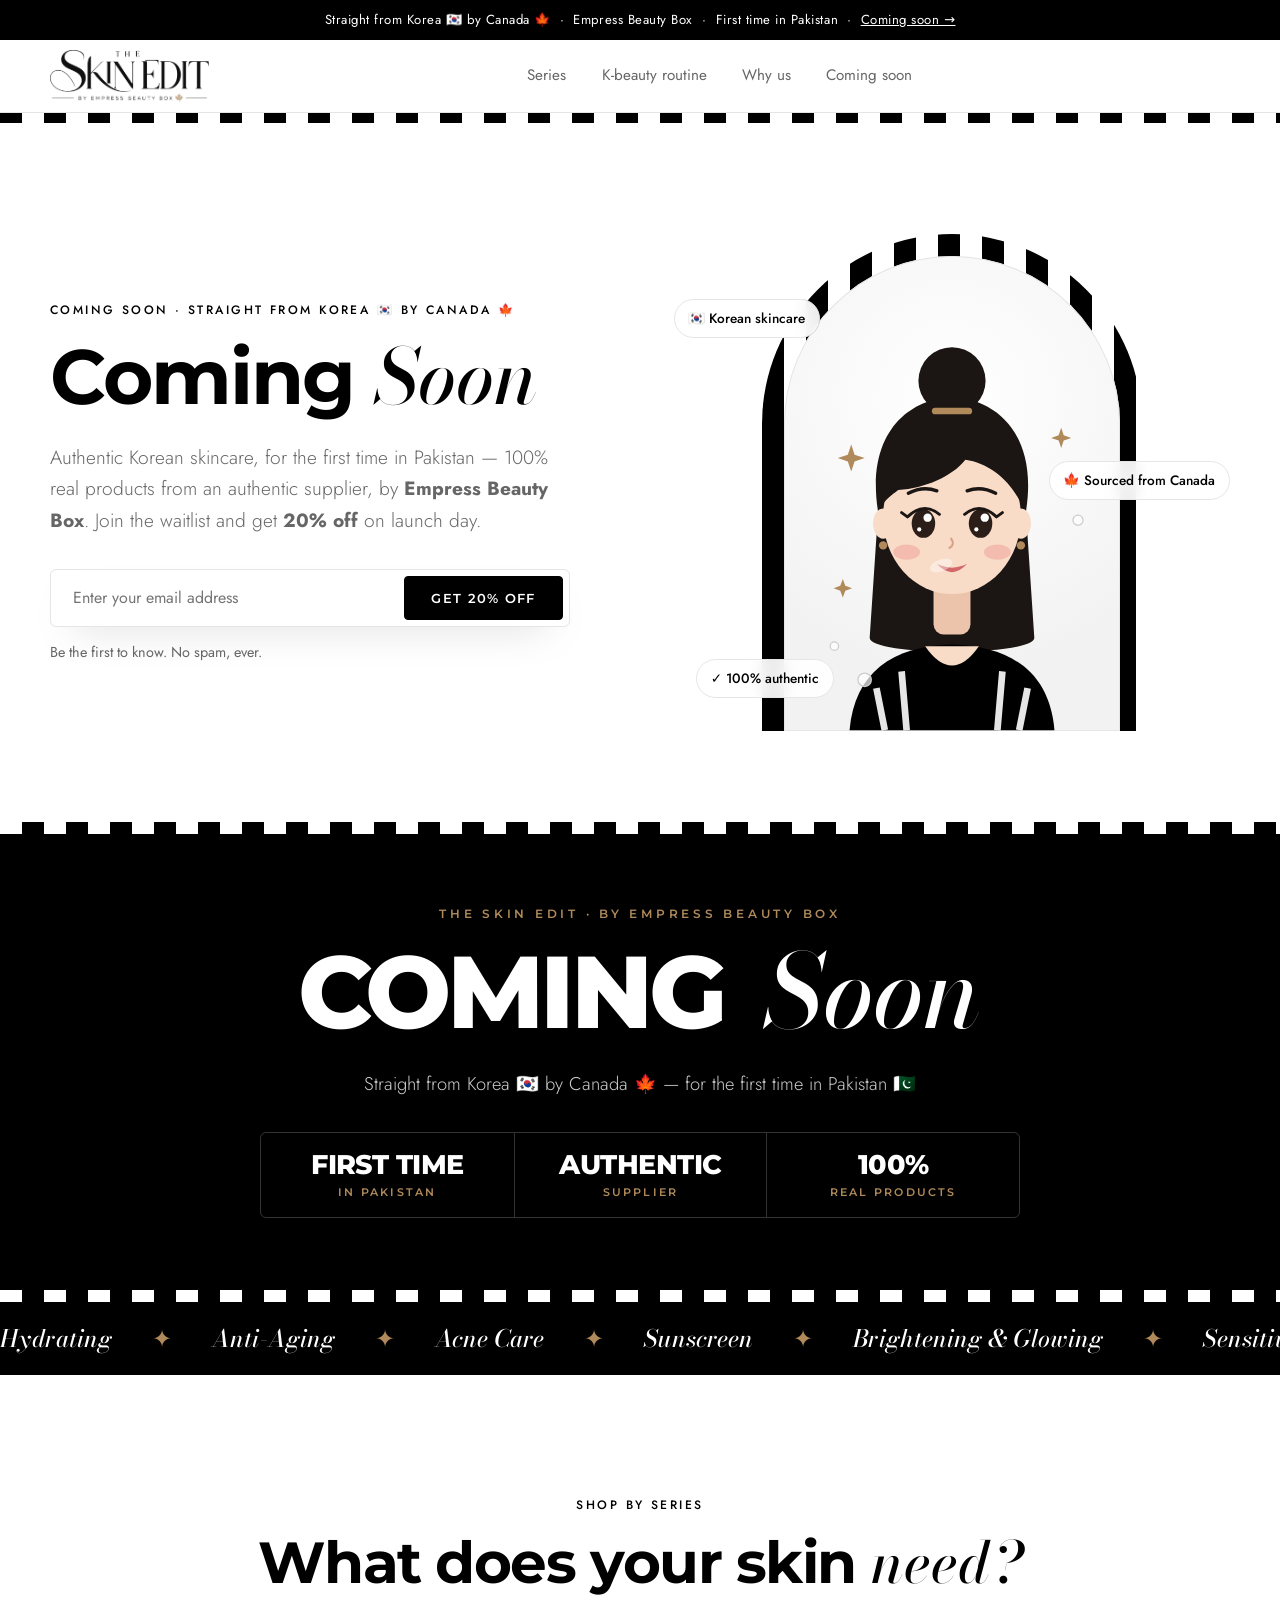
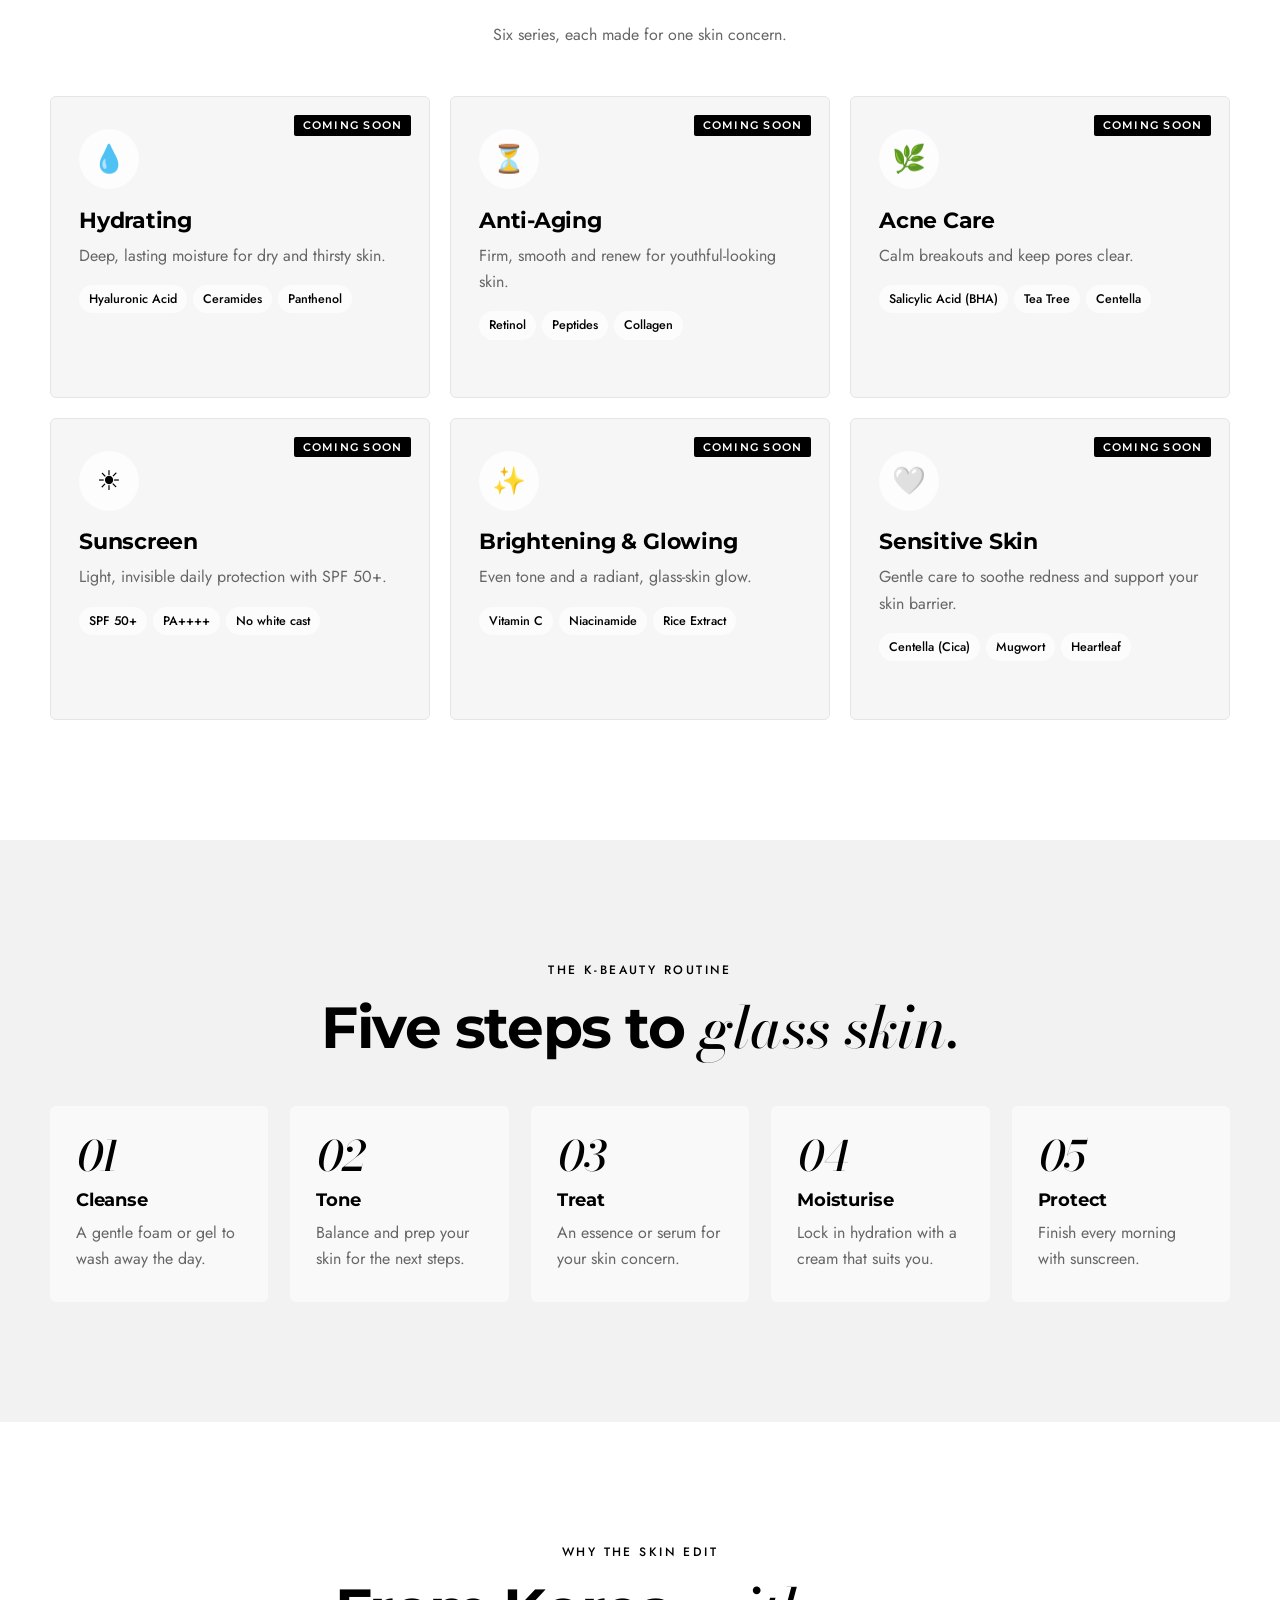
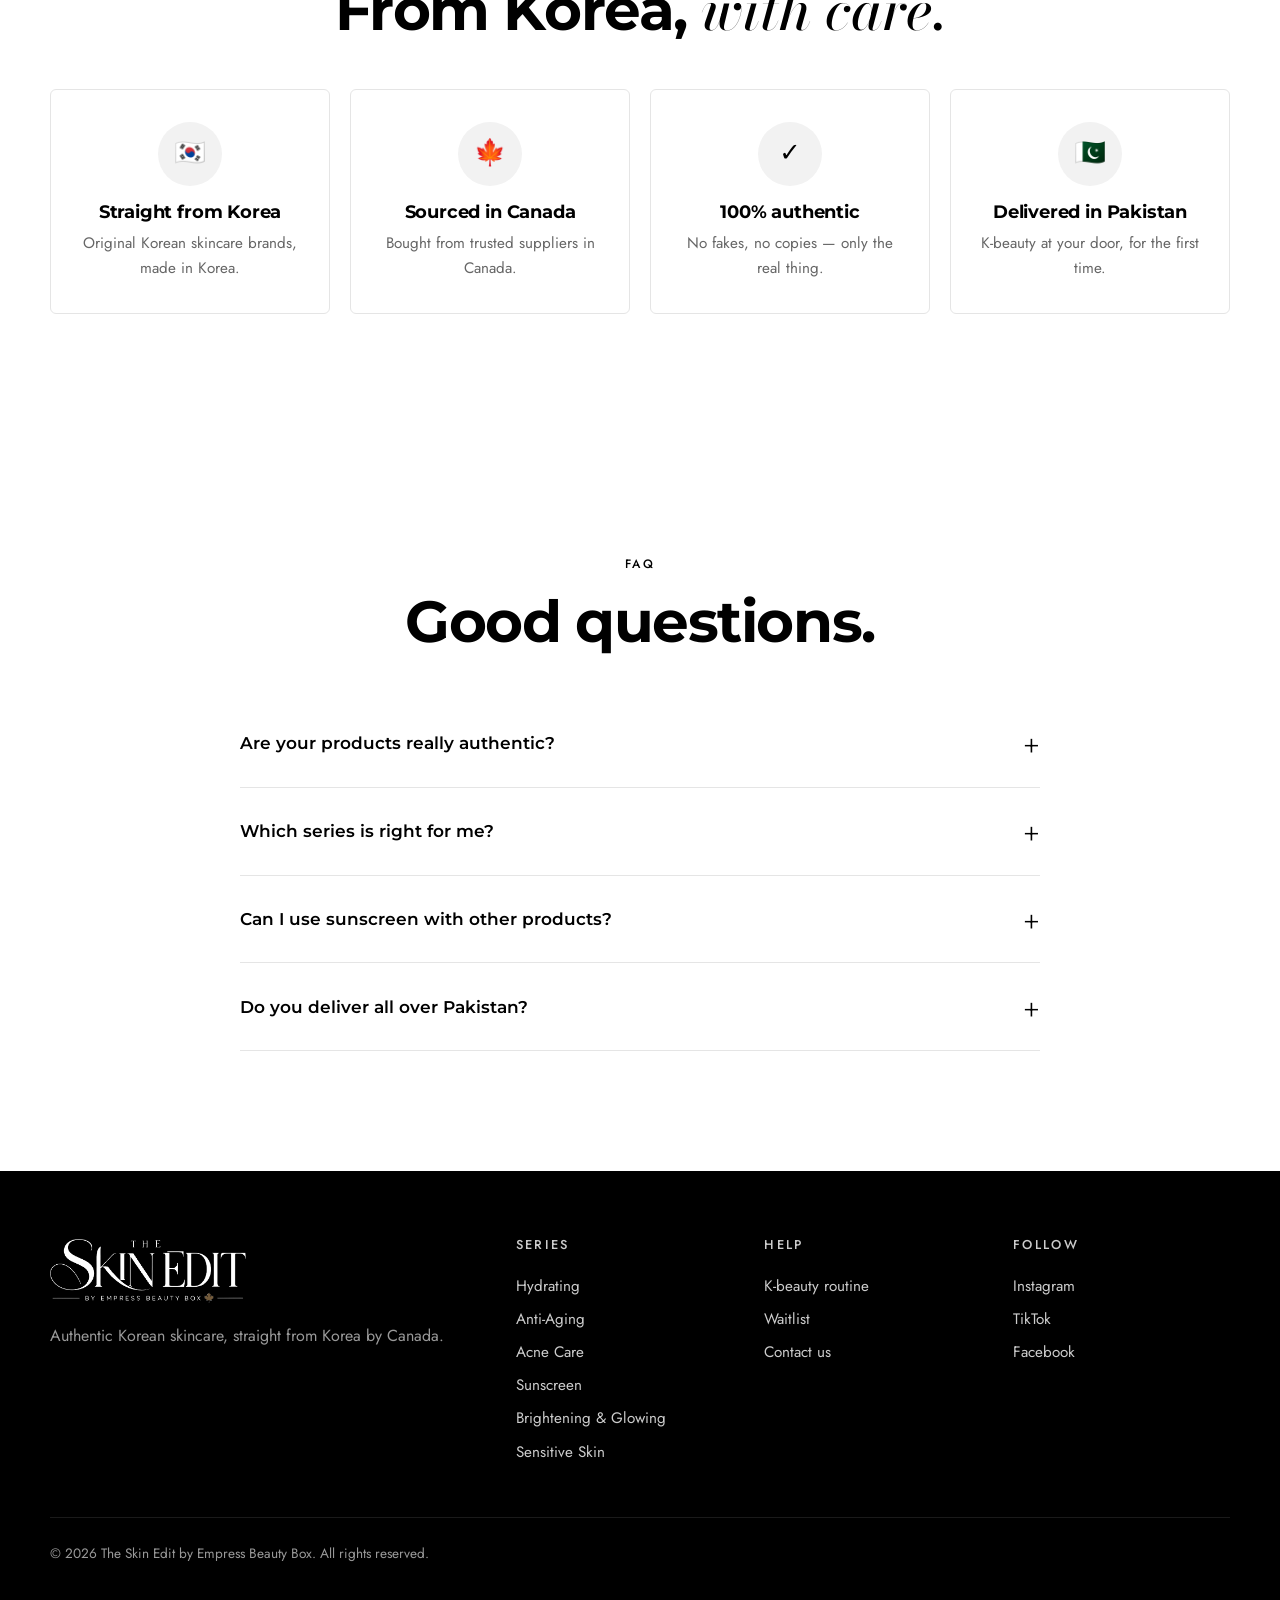
<file: index.html>
<!doctype html>
<html lang="en">
<head>
  <meta charset="utf-8" />
  <meta name="viewport" content="width=device-width, initial-scale=1" />
  <title>The Skin Edit by Empress Beauty Box — Authentic Korean Skincare in Pakistan</title>
  <meta name="description" content="100% authentic Korean skincare, straight from Korea by Canada. Shop by series: Hydrating, Anti-Aging, Acne Care, Sunscreen, Brightening & Glowing and Sensitive Skin." />
  <meta name="theme-color" content="#ffffff" />
  <link rel="preconnect" href="https://fonts.googleapis.com" />
  <link rel="preconnect" href="https://fonts.gstatic.com" crossorigin />
  <link href="https://fonts.googleapis.com/css2?family=Bodoni+Moda:ital,opsz,wght@0,6..96,400..700;1,6..96,400..600&family=Montserrat:wght@500;600;700;800&family=Jost:wght@300;400;500;600&display=swap" rel="stylesheet" />
  <link rel="stylesheet" href="styles.css" />
  <link rel="icon" type="image/png" href="images/monogram.png" />
</head>
<body>
  <div class="announce">Straight from Korea 🇰🇷 by Canada 🍁 &nbsp;·&nbsp; Empress Beauty Box &nbsp;·&nbsp; First time in Pakistan &nbsp;·&nbsp; <a href="coming-soon.html">Coming soon →</a></div>

  <header class="nav" id="nav">
    <div class="container nav__inner">
      <a href="#top" class="brand-img"><img src="images/logo.png" alt="The Skin Edit by Empress Beauty Box" width="695" height="227" /></a>
      <nav class="nav__links" id="navLinks" aria-label="Main">
        <a href="#series">Series</a>
        <a href="#routine">K-beauty routine</a>
        <a href="#why">Why us</a>
        <a href="coming-soon.html">Coming soon</a>
      </nav>
      <div class="nav__actions">
        <button class="nav__toggle" id="navToggle" aria-label="Open menu" aria-expanded="false"><span></span><span></span></button>
      </div>
    </div>
  </header>
  <div class="stripe-band" aria-hidden="true"></div>

  <main id="top">
    <!-- HERO -->
    <section class="hero">
      <div class="container hero__grid">
        <div class="hero__text">
          <p class="eyebrow reveal">Coming soon · Straight from Korea 🇰🇷 by Canada 🍁</p>
          <h1 class="reveal">Coming <em>Soon</em></h1>
          <p class="hero__sub reveal">Authentic Korean skincare, for the first time in Pakistan — 100% real products from an authentic supplier, by <strong>Empress Beauty Box</strong>. Join the waitlist and get <strong>20% off</strong> on launch day.</p>
          <form class="subscribe reveal" id="subscribe" novalidate>
            <label for="subEmail" class="sr-only">Email address</label>
            <input type="email" id="subEmail" placeholder="Enter your email address" autocomplete="email" required />
            <button type="submit" class="btn">Get 20% off</button>
          </form>
          <p class="form-status" id="subStatus" role="status" aria-live="polite">Be the first to know. No spam, ever.</p>
        </div>

        <div class="hero__art reveal" aria-hidden="true">
          <div class="arch stripes"></div>
          <div class="arch__inner">
        <svg class="girl" viewBox="0 0 400 480">
          <!-- back hair + bun -->
          <path class="g-hair" d="M112 220 C96 120 156 84 200 84 C244 84 304 120 288 220 L298 370 C298 392 102 392 102 370 Z" />
          <g class="g-bun"><circle class="g-hair" cx="200" cy="64" r="40" /><rect class="g-gold" x="176" y="96" width="48" height="8" rx="4" /></g>
          <!-- neck + top -->
          <rect class="g-skin-dark" x="178" y="296" width="44" height="70" rx="12" />
          <path class="g-top" d="M78 480 C84 412 128 380 200 378 C272 380 316 412 322 480 Z" />
          <path class="g-skin" d="M168 380 Q200 426 232 380 Z" />
          <path class="g-stripe" d="M110 430 L120 480 M140 410 L146 480 M260 410 L254 480 M290 430 L280 480" />
          <!-- head -->
          <g class="g-head">
            <path class="g-strand" d="M126 196 C110 250 118 300 134 334" />
            <path class="g-strand g-strand--r" d="M274 196 C290 250 282 300 266 334" />
            <ellipse class="g-skin" cx="118" cy="234" rx="12" ry="18" />
            <ellipse class="g-skin" cx="282" cy="234" rx="12" ry="18" />
            <circle class="g-gold g-earring" cx="118" cy="260" r="5" />
            <circle class="g-gold g-earring" cx="282" cy="260" r="5" />
            <ellipse class="g-skin" cx="200" cy="226" rx="82" ry="92" />
            <path class="g-hair" d="M116 214 C112 142 158 116 200 116 C250 116 290 146 284 214 C270 182 244 162 216 158 C200 178 168 192 136 194 C128 200 120 206 116 214 Z" />
            <path class="g-brow" d="M148 198 Q165 189 182 195" />
            <path class="g-brow" d="M218 195 Q235 189 252 198" />
            <g class="g-eye"><ellipse class="g-iris" cx="166" cy="234" rx="14" ry="17" /><circle class="g-shine" cx="171" cy="227" r="5" /><circle class="g-shine" cx="161" cy="241" r="2.5" /></g>
            <g class="g-eye"><ellipse class="g-iris" cx="234" cy="234" rx="14" ry="17" /><circle class="g-shine" cx="239" cy="227" r="5" /><circle class="g-shine" cx="229" cy="241" r="2.5" /></g>
            <path class="g-lash" d="M147 226 Q166 208 185 223 M147 226 l-7 -5" />
            <path class="g-lash" d="M215 223 Q234 208 253 226 M253 226 l7 -5" />
            <ellipse class="g-blush" cx="146" cy="268" rx="16" ry="9" />
            <ellipse class="g-blush" cx="254" cy="268" rx="16" ry="9" />
            <path class="g-nose" d="M199 252 Q204 259 197 263" />
            <path class="g-mouth" d="M182 282 Q200 302 218 282 Q200 291 182 282 Z" />
            <ellipse class="g-glow" cx="238" cy="196" rx="14" ry="7" transform="rotate(-20 238 196)" />
          </g>
          <!-- sparkles + bubbles -->
          <path class="g-gold g-spark" d="M80 140 l4 12 12 4 -12 4 -4 12 -4 -12 -12 -4 12 -4z" />
          <path class="g-gold g-spark g-spark--2" d="M330 120 l3 9 9 3 -9 3 -3 9 -3 -9 -9 -3 9 -3z" />
          <path class="g-gold g-spark g-spark--3" d="M70 300 l3 8 8 3 -8 3 -3 8 -3 -8 -8 -3 8 -3z" />
          <circle class="g-bubble" cx="96" cy="420" r="8" />
          <circle class="g-bubble g-bubble--2" cx="350" cy="230" r="6" />
          <circle class="g-bubble g-bubble--3" cx="60" cy="380" r="5" />
        </svg>
          </div>
          <div class="float-tag float-tag--1">🇰🇷 Korean skincare</div>
          <div class="float-tag float-tag--2">🍁 Sourced from Canada</div>
          <div class="float-tag float-tag--3">✓ 100% authentic</div>
        </div>
      </div>
    </section>

    <!-- BIG COMING SOON BANNER -->
    <section class="big-soon" aria-labelledby="bigSoonTitle">
      <div class="big-soon__stripes" aria-hidden="true"></div>
      <div class="container big-soon__inner">
        <p class="big-soon__kicker reveal">The Skin Edit · By Empress Beauty Box</p>
        <h2 id="bigSoonTitle" class="big-soon__title reveal"><span>Coming</span> <span>Soon</span></h2>
        <p class="big-soon__line reveal">Straight from Korea 🇰🇷 by Canada 🍁 — for the first time in Pakistan 🇵🇰</p>
        <div class="big-soon__stats">
          <div class="reveal"><strong>First time</strong><span>in Pakistan</span></div>
          <div class="reveal"><strong>Authentic</strong><span>supplier</span></div>
          <div class="reveal"><strong>100%</strong><span>real products</span></div>
        </div>
      </div>
      <div class="big-soon__stripes" aria-hidden="true"></div>
    </section>

    <!-- MARQUEE -->
    <section class="marquee" aria-label="Skincare series">
      <div class="marquee__track">
        <span>Hydrating</span><span>✦</span><span>Anti-Aging</span><span>✦</span><span>Acne Care</span><span>✦</span><span>Sunscreen</span><span>✦</span><span>Brightening &amp; Glowing</span><span>✦</span><span>Sensitive Skin</span><span>✦</span>
        <span aria-hidden="true">Hydrating</span><span aria-hidden="true">✦</span><span aria-hidden="true">Anti-Aging</span><span aria-hidden="true">✦</span><span aria-hidden="true">Acne Care</span><span aria-hidden="true">✦</span><span aria-hidden="true">Sunscreen</span><span aria-hidden="true">✦</span><span aria-hidden="true">Brightening &amp; Glowing</span><span aria-hidden="true">✦</span><span aria-hidden="true">Sensitive Skin</span><span aria-hidden="true">✦</span>
      </div>
    </section>

    <!-- SERIES -->
    <section class="section" id="series">
      <div class="container">
        <div class="section__head section__head--center reveal">
          <p class="eyebrow">Shop by series</p>
          <h2>What does your skin <em>need?</em></h2>
          <p class="muted">Six series, each made for one skin concern.</p>
        </div>
        <div class="series" data-series-grid></div>
      </div>
    </section>

    <!-- K-BEAUTY ROUTINE -->
    <section class="section section--rose" id="routine">
      <div class="container">
        <div class="section__head section__head--center reveal">
          <p class="eyebrow">The K-beauty routine</p>
          <h2>Five steps to <em>glass skin.</em></h2>
        </div>
        <ol class="steps steps--5">
          <li class="step reveal"><span class="step__num">01</span><h3>Cleanse</h3><p>A gentle foam or gel to wash away the day.</p></li>
          <li class="step reveal"><span class="step__num">02</span><h3>Tone</h3><p>Balance and prep your skin for the next steps.</p></li>
          <li class="step reveal"><span class="step__num">03</span><h3>Treat</h3><p>An essence or serum for your skin concern.</p></li>
          <li class="step reveal"><span class="step__num">04</span><h3>Moisturise</h3><p>Lock in hydration with a cream that suits you.</p></li>
          <li class="step reveal"><span class="step__num">05</span><h3>Protect</h3><p>Finish every morning with sunscreen.</p></li>
        </ol>
      </div>
    </section>

    <!-- WHY US -->
    <section class="section" id="why">
      <div class="container">
        <div class="section__head section__head--center reveal">
          <p class="eyebrow">Why The Skin Edit</p>
          <h2>From Korea, <em>with care.</em></h2>
        </div>
        <div class="why">
          <div class="why__item reveal"><span>🇰🇷</span><h3>Straight from Korea</h3><p>Original Korean skincare brands, made in Korea.</p></div>
          <div class="why__item reveal"><span>🍁</span><h3>Sourced in Canada</h3><p>Bought from trusted suppliers in Canada.</p></div>
          <div class="why__item reveal"><span>✓</span><h3>100% authentic</h3><p>No fakes, no copies — only the real thing.</p></div>
          <div class="why__item reveal"><span>🇵🇰</span><h3>Delivered in Pakistan</h3><p>K-beauty at your door, for the first time.</p></div>
        </div>
      </div>
    </section>

    <!-- FAQ -->
    <section class="section section--narrow">
      <div class="container">
        <div class="section__head section__head--center reveal">
          <p class="eyebrow">FAQ</p>
          <h2>Good questions.</h2>
        </div>
        <div class="faq reveal">
          <details><summary>Are your products really authentic?</summary><p>Yes. Every product is an original Korean brand, sourced from trusted suppliers in Canada.</p></details>
          <details><summary>Which series is right for me?</summary><p>Pick the series that matches your main skin concern — for example Hydrating for dry skin, or Acne Care for breakouts. You can mix products from different series too.</p></details>
          <details><summary>Can I use sunscreen with other products?</summary><p>Yes. Sunscreen is always the last step of your morning routine, after your moisturiser.</p></details>
          <details><summary>Do you deliver all over Pakistan?</summary><p>Delivery details will be shared at launch. Join the waitlist to be the first to know.</p></details>
        </div>
      </div>
    </section>
  </main>

  <footer class="footer">
    <div class="container footer__grid">
      <div>
        <a href="#top" class="brand-img"><img src="images/logo-white.png" alt="The Skin Edit by Empress Beauty Box" width="695" height="227" /></a>
        <p class="muted">Authentic Korean skincare, straight from Korea by Canada.</p>
      </div>
      <div><h4>Series</h4><a href="#series">Hydrating</a><a href="#series">Anti-Aging</a><a href="#series">Acne Care</a><a href="#series">Sunscreen</a><a href="#series">Brightening &amp; Glowing</a><a href="#series">Sensitive Skin</a></div>
      <div><h4>Help</h4><a href="#routine">K-beauty routine</a><a href="#top">Waitlist</a><a href="mailto:hello@theskinedit.pk">Contact us</a></div>
      <div><h4>Follow</h4><a href="#">Instagram</a><a href="#">TikTok</a><a href="#">Facebook</a></div>
    </div>
    <p class="container footer__bottom muted">© <span id="year"></span> The Skin Edit by Empress Beauty Box. All rights reserved.</p>
  </footer>

  <script src="series.js"></script>
  <script src="script.js"></script>
</body>
</html>
</file>
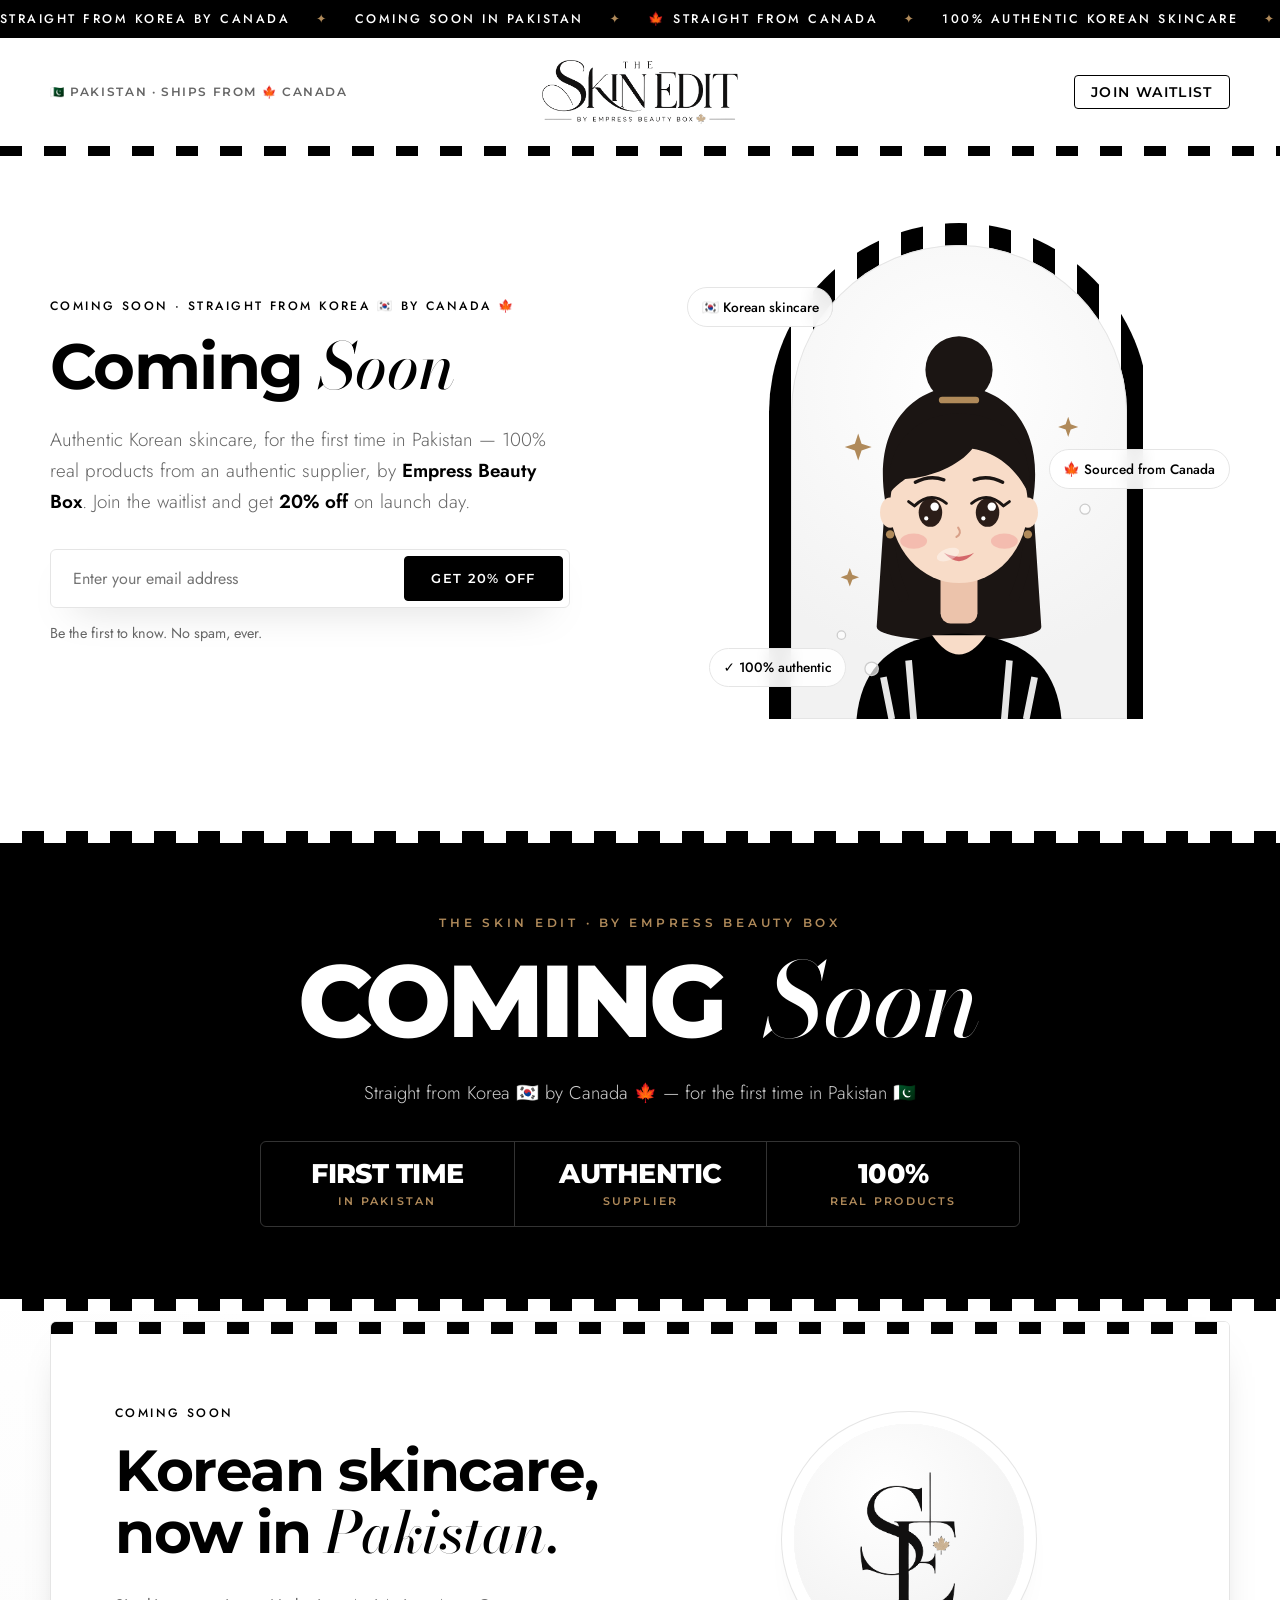
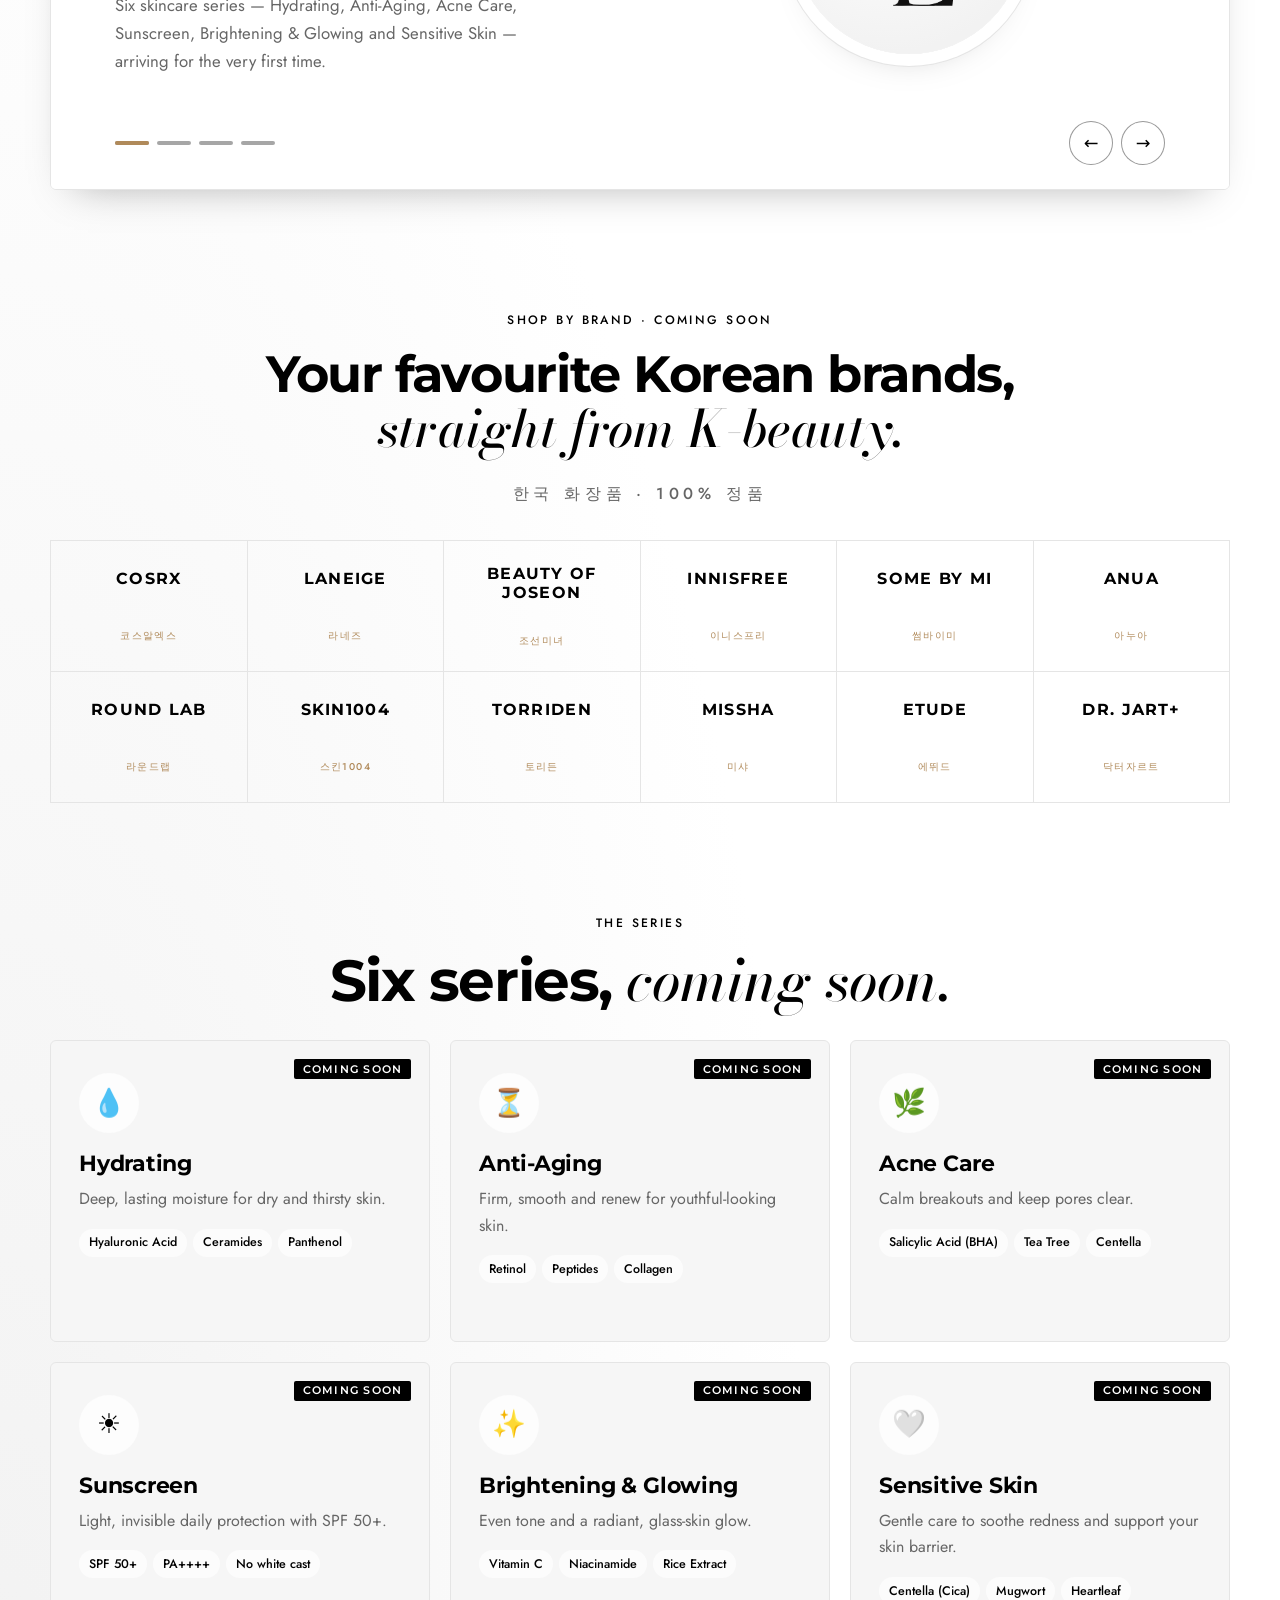
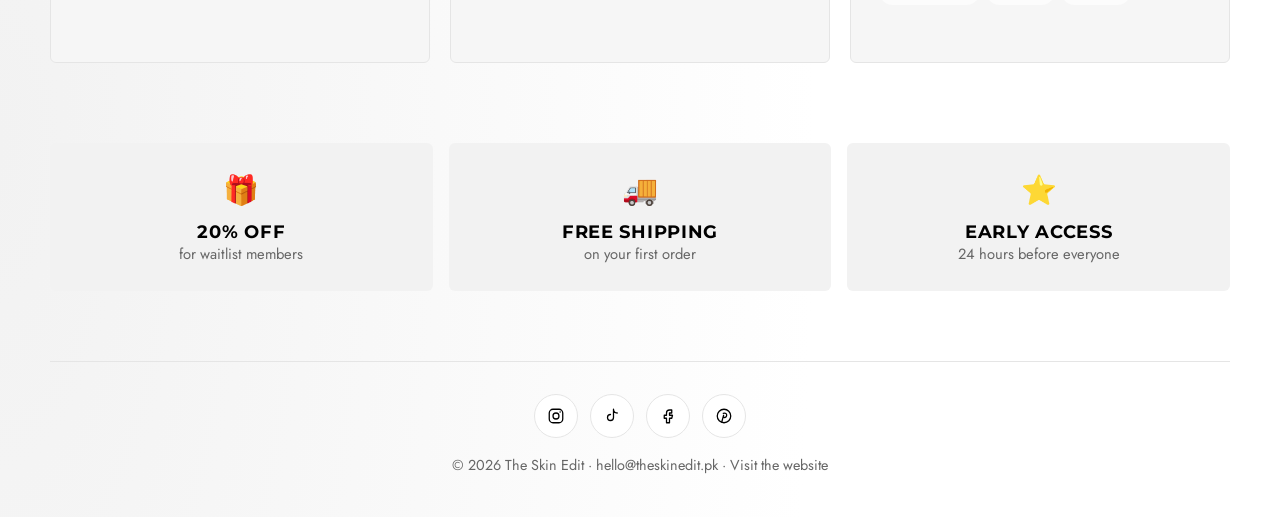
<file: coming-soon.html>
<!doctype html>
<html lang="en">
<head>
  <meta charset="utf-8" />
  <meta name="viewport" content="width=device-width, initial-scale=1" />
  <title>The Skin Edit — Coming Soon</title>
  <meta name="description" content="Clean skincare for your natural glow is almost here. Join the waitlist for 20% off at launch." />
  <meta name="theme-color" content="#ffffff" />
  <link rel="preconnect" href="https://fonts.googleapis.com" />
  <link rel="preconnect" href="https://fonts.gstatic.com" crossorigin />
  <link href="https://fonts.googleapis.com/css2?family=Bodoni+Moda:ital,opsz,wght@0,6..96,400..700;1,6..96,400..600&family=Montserrat:wght@500;600;700;800&family=Jost:wght@300;400;500;600&display=swap" rel="stylesheet" />
  <link rel="stylesheet" href="styles.css" />
  <link rel="stylesheet" href="coming-soon.css" />
  <link rel="icon" type="image/png" href="images/monogram.png" />
</head>
<body class="soon">
  <div class="petals" id="petals" aria-hidden="true"></div>

  <div class="marquee soon-ticker" aria-label="Highlights">
    <div class="marquee__track"><span>Straight from Korea by Canada</span><span>✦</span><span>Coming soon in Pakistan</span><span>✦</span><span>🍁 Straight from Canada</span><span>✦</span><span>100% authentic Korean skincare</span><span>✦</span><span>✓ Approved seller</span><span>✦</span><span>🇰🇷 Original K-beauty brands</span><span>✦</span><span>By Empress Beauty Box</span><span>✦</span><span>Your favourite Korean brands</span><span>✦</span><span aria-hidden="true">Straight from Korea by Canada</span><span aria-hidden="true">✦</span><span aria-hidden="true">Coming soon in Pakistan</span><span aria-hidden="true">✦</span><span aria-hidden="true">🍁 Straight from Canada</span><span aria-hidden="true">✦</span><span aria-hidden="true">100% authentic Korean skincare</span><span aria-hidden="true">✦</span><span aria-hidden="true">✓ Approved seller</span><span aria-hidden="true">✦</span><span aria-hidden="true">🇰🇷 Original K-beauty brands</span><span aria-hidden="true">✦</span><span aria-hidden="true">By Empress Beauty Box</span><span aria-hidden="true">✦</span><span aria-hidden="true">Your favourite Korean brands</span><span aria-hidden="true">✦</span></div>
  </div>

  <header class="soon__top container">
    <span class="soon__loc">🇵🇰 Pakistan · Ships from 🍁 Canada</span>
    <a href="#" class="brand-img"><img src="images/logo.png" alt="The Skin Edit by Empress Beauty Box" width="695" height="227" /></a>
    <a href="#waitlist" class="btn btn--small btn--ghost">Join waitlist</a>
  </header>
  <div class="stripe-band" aria-hidden="true"></div>

  <main class="soon__main container">
    <div class="soon__text">
      <p class="eyebrow reveal">Coming soon · Straight from Korea 🇰🇷 by Canada 🍁</p>
      <h1 class="reveal">Coming <em>Soon</em></h1>
      <p class="soon__sub reveal">Authentic Korean skincare, for the first time in Pakistan — 100% real products from an authentic supplier, by <strong>Empress Beauty Box</strong>. Join the waitlist and get <strong>20% off</strong> on launch day.</p>

      <form class="subscribe reveal" id="waitlist" novalidate>
        <label for="waitEmail" class="sr-only">Email address</label>
        <input type="email" id="waitEmail" placeholder="Enter your email address" autocomplete="email" required />
        <button type="submit" class="btn">Get 20% off</button>
      </form>
      <p class="soon__status" id="waitStatus" role="status" aria-live="polite">Be the first to know. No spam, ever.</p>
    </div>

    <div class="soon__art reveal" aria-hidden="true">
      <div class="arch stripes"></div>
      <div class="arch__inner">
        <svg class="girl" viewBox="0 0 400 480">
          <!-- back hair + bun -->
          <path class="g-hair" d="M112 220 C96 120 156 84 200 84 C244 84 304 120 288 220 L298 370 C298 392 102 392 102 370 Z" />
          <g class="g-bun"><circle class="g-hair" cx="200" cy="64" r="40" /><rect class="g-gold" x="176" y="96" width="48" height="8" rx="4" /></g>
          <!-- neck + top -->
          <rect class="g-skin-dark" x="178" y="296" width="44" height="70" rx="12" />
          <path class="g-top" d="M78 480 C84 412 128 380 200 378 C272 380 316 412 322 480 Z" />
          <path class="g-skin" d="M168 380 Q200 426 232 380 Z" />
          <path class="g-stripe" d="M110 430 L120 480 M140 410 L146 480 M260 410 L254 480 M290 430 L280 480" />
          <!-- head -->
          <g class="g-head">
            <path class="g-strand" d="M126 196 C110 250 118 300 134 334" />
            <path class="g-strand g-strand--r" d="M274 196 C290 250 282 300 266 334" />
            <ellipse class="g-skin" cx="118" cy="234" rx="12" ry="18" />
            <ellipse class="g-skin" cx="282" cy="234" rx="12" ry="18" />
            <circle class="g-gold g-earring" cx="118" cy="260" r="5" />
            <circle class="g-gold g-earring" cx="282" cy="260" r="5" />
            <ellipse class="g-skin" cx="200" cy="226" rx="82" ry="92" />
            <path class="g-hair" d="M116 214 C112 142 158 116 200 116 C250 116 290 146 284 214 C270 182 244 162 216 158 C200 178 168 192 136 194 C128 200 120 206 116 214 Z" />
            <path class="g-brow" d="M148 198 Q165 189 182 195" />
            <path class="g-brow" d="M218 195 Q235 189 252 198" />
            <g class="g-eye"><ellipse class="g-iris" cx="166" cy="234" rx="14" ry="17" /><circle class="g-shine" cx="171" cy="227" r="5" /><circle class="g-shine" cx="161" cy="241" r="2.5" /></g>
            <g class="g-eye"><ellipse class="g-iris" cx="234" cy="234" rx="14" ry="17" /><circle class="g-shine" cx="239" cy="227" r="5" /><circle class="g-shine" cx="229" cy="241" r="2.5" /></g>
            <path class="g-lash" d="M147 226 Q166 208 185 223 M147 226 l-7 -5" />
            <path class="g-lash" d="M215 223 Q234 208 253 226 M253 226 l7 -5" />
            <ellipse class="g-blush" cx="146" cy="268" rx="16" ry="9" />
            <ellipse class="g-blush" cx="254" cy="268" rx="16" ry="9" />
            <path class="g-nose" d="M199 252 Q204 259 197 263" />
            <path class="g-mouth" d="M182 282 Q200 302 218 282 Q200 291 182 282 Z" />
            <ellipse class="g-glow" cx="238" cy="196" rx="14" ry="7" transform="rotate(-20 238 196)" />
          </g>
          <!-- sparkles + bubbles -->
          <path class="g-gold g-spark" d="M80 140 l4 12 12 4 -12 4 -4 12 -4 -12 -12 -4 12 -4z" />
          <path class="g-gold g-spark g-spark--2" d="M330 120 l3 9 9 3 -9 3 -3 9 -3 -9 -9 -3 9 -3z" />
          <path class="g-gold g-spark g-spark--3" d="M70 300 l3 8 8 3 -8 3 -3 8 -3 -8 -8 -3 8 -3z" />
          <circle class="g-bubble" cx="96" cy="420" r="8" />
          <circle class="g-bubble g-bubble--2" cx="350" cy="230" r="6" />
          <circle class="g-bubble g-bubble--3" cx="60" cy="380" r="5" />
        </svg>
      </div>
      <div class="float-tag float-tag--1">🇰🇷 Korean skincare</div>
      <div class="float-tag float-tag--2">🍁 Sourced from Canada</div>
      <div class="float-tag float-tag--3">✓ 100% authentic</div>
    </div>
  </main>

  <!-- BIG COMING SOON BANNER -->
  <section class="big-soon" aria-labelledby="bigSoonTitle">
    <div class="big-soon__stripes" aria-hidden="true"></div>
    <div class="container big-soon__inner">
      <p class="big-soon__kicker reveal">The Skin Edit · By Empress Beauty Box</p>
      <h2 id="bigSoonTitle" class="big-soon__title reveal"><span>Coming</span> <span>Soon</span></h2>
      <p class="big-soon__line reveal">Straight from Korea 🇰🇷 by Canada 🍁 — for the first time in Pakistan 🇵🇰</p>
      <div class="big-soon__stats">
        <div class="reveal"><strong>First time</strong><span>in Pakistan</span></div>
        <div class="reveal"><strong>Authentic</strong><span>supplier</span></div>
        <div class="reveal"><strong>100%</strong><span>real products</span></div>
      </div>
    </div>
    <div class="big-soon__stripes" aria-hidden="true"></div>
  </section>

  <section class="slider container reveal" aria-roledescription="carousel" aria-label="Why The Skin Edit">
    <div class="slider__viewport" id="slider">
      <div class="slides">
        <article class="slide is-active" aria-roledescription="slide" aria-label="1 of 4">
          <div class="slide__text">
            <p class="eyebrow">Coming soon</p>
            <h2>Korean skincare, now in <em>Pakistan.</em></h2>
            <p>Six skincare series — Hydrating, Anti-Aging, Acne Care, Sunscreen, Brightening &amp; Glowing and Sensitive Skin — arriving for the very first time.</p>
          </div>
          <div class="slide__art" aria-hidden="true">
            <div class="slide__mono"><img src="images/monogram.png" alt="" width="147" height="205" /></div>
          </div>
        </article>
        <article class="slide slide--dark" aria-roledescription="slide" aria-label="2 of 4">
          <div class="slide__text">
            <p class="eyebrow">🇰🇷 Korea → 🍁 Canada → 🇵🇰 Pakistan</p>
            <h2>Sourced in <em>Canada,</em> delivered to you.</h2>
            <p>Every product is bought from trusted suppliers in Canada and shipped to Pakistan with care.</p>
          </div>
          <div class="slide__art" aria-hidden="true">
            <svg class="slide__leaf" viewBox="0 0 24 24" aria-hidden="true"><path d="M12 2l1.6 3.4 1.9-.9-.6 4.3 2.6-2.4.5 1.6 2.6-.5-1 3 1.4.8-4.6 3.8.5 1.6-4.3-.6V21h-1.2v-4.9l-4.3.6.5-1.6-4.6-3.8 1.4-.8-1-3 2.6.5.5-1.6 2.6 2.4-.6-4.3 1.9.9z"/></svg>
            <div class="route"><span>🇰🇷<small>Korea</small></span><i></i><span>🍁<small>Canada</small></span><i></i><span>🇵🇰<small>Pakistan</small></span></div>
          </div>
        </article>
        <article class="slide slide--taupe" aria-roledescription="slide" aria-label="3 of 4">
          <div class="slide__text">
            <p class="eyebrow">Guaranteed</p>
            <h2><em>100%</em> authentic skincare.</h2>
            <p>Only original Korean brands. No fakes, no copies — ever. What you see is exactly what you get.</p>
          </div>
          <div class="slide__art" aria-hidden="true">
            <div class="seal"><svg viewBox="0 0 120 120" aria-hidden="true"><defs><path id="sealPath1" d="M60 60 m-44 0 a44 44 0 1 1 88 0 a44 44 0 1 1 -88 0" /></defs><text textLength="272" lengthAdjust="spacing"><textPath href="#sealPath1" textLength="272">100% AUTHENTIC · ORIGINAL K-BEAUTY ·</textPath></text></svg><span>✓</span></div>
          </div>
        </article>
        <article class="slide slide--dark" aria-roledescription="slide" aria-label="4 of 4">
          <div class="slide__text">
            <p class="eyebrow">Trusted</p>
            <h2>An approved, <em>authentic</em> seller.</h2>
            <p>Shop with confidence from Empress Beauty Box — real products, honest prices and care you can trust.</p>
          </div>
          <div class="slide__art" aria-hidden="true">
            <div class="seal"><svg viewBox="0 0 120 120" aria-hidden="true"><defs><path id="sealPath2" d="M60 60 m-44 0 a44 44 0 1 1 88 0 a44 44 0 1 1 -88 0" /></defs><text textLength="272" lengthAdjust="spacing"><textPath href="#sealPath2" textLength="272">APPROVED SELLER · EMPRESS BEAUTY BOX ·</textPath></text></svg><span>✓</span></div>
          </div>
        </article>
      </div>
      <div class="slider__controls">
        <div class="slider__dots" role="tablist" aria-label="Choose slide">
          <button class="slider__dot is-active" aria-label="Slide 1"></button>
          <button class="slider__dot" aria-label="Slide 2"></button>
          <button class="slider__dot" aria-label="Slide 3"></button>
          <button class="slider__dot" aria-label="Slide 4"></button>
        </div>
        <div class="slider__arrows">
          <button class="slider__arrow" id="slidePrev" aria-label="Previous slide">←</button>
          <button class="slider__arrow" id="slideNext" aria-label="Next slide">→</button>
        </div>
      </div>
    </div>
  </section>


  <section class="brands container" aria-labelledby="brandsTitle">
    <p class="eyebrow reveal">Shop by brand · Coming soon</p>
    <h2 id="brandsTitle" class="reveal">Your favourite Korean brands, <em>straight from K-beauty.</em></h2>
    <p class="brands__hangul reveal" lang="ko">한국 화장품 · 100% 정품</p>
    <div class="brands__grid">
        <div class="brand-tile reveal">COSRX<small>코스알엑스</small></div>
        <div class="brand-tile reveal">Laneige<small>라네즈</small></div>
        <div class="brand-tile reveal">Beauty of Joseon<small>조선미녀</small></div>
        <div class="brand-tile reveal">Innisfree<small>이니스프리</small></div>
        <div class="brand-tile reveal">Some By Mi<small>썸바이미</small></div>
        <div class="brand-tile reveal">Anua<small>아누아</small></div>
        <div class="brand-tile reveal">Round Lab<small>라운드랩</small></div>
        <div class="brand-tile reveal">SKIN1004<small>스킨1004</small></div>
        <div class="brand-tile reveal">Torriden<small>토리든</small></div>
        <div class="brand-tile reveal">Missha<small>미샤</small></div>
        <div class="brand-tile reveal">Etude<small>에뛰드</small></div>
        <div class="brand-tile reveal">Dr. Jart+<small>닥터자르트</small></div>
    </div>
  </section>

  <section class="soon__teasers container" aria-labelledby="teaseTitle">
    <p class="eyebrow reveal">The series</p>
    <h2 id="teaseTitle" class="reveal">Six series, <em>coming soon.</em></h2>
    <div class="series" data-series-grid></div>
  </section>

  <section class="soon__perks container reveal">
    <div><span>🎁</span><strong>20% off</strong>for waitlist members</div>
    <div><span>🚚</span><strong>Free shipping</strong>on your first order</div>
    <div><span>⭐</span><strong>Early access</strong>24 hours before everyone</div>
  </section>

  <footer class="soon__footer container">
    <div class="socials" aria-label="Social media">
      <a href="#" aria-label="Instagram"><svg viewBox="0 0 24 24" aria-hidden="true"><rect x="3" y="3" width="18" height="18" rx="5"/><circle cx="12" cy="12" r="4"/><circle cx="17.5" cy="6.5" r="1" class="fill"/></svg></a>
      <a href="#" aria-label="TikTok"><svg viewBox="0 0 24 24" aria-hidden="true"><path d="M14 3v11a4 4 0 1 1-4-4M14 3c0 3 2 5 5 5"/></svg></a>
      <a href="#" aria-label="Facebook"><svg viewBox="0 0 24 24" aria-hidden="true"><path d="M14 8h3V4h-3a4 4 0 0 0-4 4v3H7v4h3v6h4v-6h3l1-4h-4V8z"/></svg></a>
      <a href="#" aria-label="Pinterest"><svg viewBox="0 0 24 24" aria-hidden="true"><circle cx="12" cy="12" r="9"/><path d="M11 8.5c3-1 5 .5 4.5 3s-3 3-4 2M11.5 11L9 20"/></svg></a>
    </div>
    <p class="muted">© <span id="year"></span> The Skin Edit · <a href="mailto:hello@theskinedit.pk">hello@theskinedit.pk</a> · <a href="index.html">Visit the website</a></p>
  </footer>

  <script src="series.js"></script>
  <script src="coming-soon.js"></script>
</body>
</html>
</file>
<file: styles.css>
:root {
  --bg: #ffffff;
  --bg-2: #f2f2f2;
  --rose-bg: #f2f2f2;
  --surface: #ffffff;
  --border: #e5e5e5;
  --text: #000000;
  --muted: #666666;
  --blush: #cccccc;
  --rose: #000000;
  --rose-dark: #000000;
  --sage: #000000;
  --gold: #b08a5a;
  --radius: 6px;
  --shadow: 0 18px 40px -24px rgba(0, 0, 0, 0.35);
  --ease: cubic-bezier(0.22, 1, 0.36, 1);
  --serif: "Bodoni Moda", Didot, Georgia, serif;
  --stripes: repeating-linear-gradient(90deg, #000000 0 22px, #ffffff 22px 44px);
  --display: "Montserrat", "Helvetica Neue", Arial, sans-serif;
  --sans: "Jost", system-ui, sans-serif;
}

*, *::before, *::after { box-sizing: border-box; }
html { scroll-behavior: smooth; }
body {
  margin: 0;
  font: 400 1rem/1.65 var(--sans);
  background: var(--bg);
  color: var(--text);
  -webkit-font-smoothing: antialiased;
  overflow-x: hidden;
}
h1, h2, h3, h4 { font-family: var(--display); font-weight: 700; line-height: 1.08; margin: 0 0 0.5em; letter-spacing: -0.025em; }
h1 em, h2 em { font-family: var(--serif); font-style: italic; font-weight: 500; letter-spacing: 0; color: var(--rose); }
h2 { font-size: clamp(2.2rem, 5vw, 3.6rem); }
h3 { font-size: 1.15rem; letter-spacing: -0.01em; }
p { margin: 0 0 1em; }
a { color: inherit; text-decoration: none; }
button { font-family: inherit; }
::selection { background: var(--blush); color: var(--text); }

.container { width: min(1180px, 100% - 32px); margin-inline: auto; }
.muted { color: var(--muted); }
.eyebrow { text-transform: uppercase; letter-spacing: 0.2em; font-size: 0.76rem; font-weight: 500; color: var(--rose); margin-bottom: 1rem; }
.stars { color: var(--gold); letter-spacing: 0.1em; }
.sr-only { position: absolute; width: 1px; height: 1px; padding: 0; margin: -1px; overflow: hidden; clip: rect(0, 0, 0, 0); border: 0; }

/* Buttons */
.btn {
  display: inline-flex; align-items: center; justify-content: center; gap: 0.5em;
  padding: 1em 2em; border-radius: 4px; border: 1px solid var(--text); cursor: pointer;
  font: 600 0.82rem var(--display); letter-spacing: 0.1em; text-transform: uppercase; color: #fff; background: var(--text);
  transition: transform 0.3s var(--ease), background 0.3s, color 0.3s, border-color 0.3s, box-shadow 0.3s;
}
.btn:hover { background: var(--rose); border-color: var(--rose); transform: translateY(-2px); box-shadow: 0 12px 24px -14px rgba(0, 0, 0, 0.6); }
.btn--ghost { background: transparent; color: var(--text); }
.btn--ghost:hover { color: #fff; background: var(--text); border-color: var(--text); }
.btn--small { padding: 0.6em 1.2em; font-size: 0.85rem; }
.btn--block { width: 100%; }

/* Announcement + nav */
.announce { background: var(--text); color: #ffffff; text-align: center; font-size: 0.82rem; letter-spacing: 0.04em; padding: 9px 16px; }
.announce a { color: #fff; text-decoration: underline; }
.nav { border-bottom: 1px solid var(--border) !important; position: sticky; top: 0; z-index: 50; background: rgba(255, 255, 255, 0.92); backdrop-filter: blur(14px); -webkit-backdrop-filter: blur(14px); border-bottom: 1px solid transparent; transition: border-color 0.3s; }
.nav.is-scrolled { border-color: var(--border); }
.nav__inner { display: flex; align-items: center; justify-content: space-between; height: 72px; }
.nav__links { display: flex; gap: 2.2rem; font-size: 0.95rem; }
.nav__links a { position: relative; color: var(--muted); transition: color 0.2s; }
.nav__links a::after { content: ""; position: absolute; left: 0; right: 0; bottom: -4px; height: 1px; background: var(--rose); transform: scaleX(0); transition: transform 0.3s var(--ease); }
.nav__links a:hover { color: var(--text); }
.nav__links a:hover::after { transform: scaleX(1); }
.nav__actions { display: flex; align-items: center; gap: 0.5rem; }
.nav__toggle { display: none; background: none; border: 0; width: 44px; height: 44px; cursor: pointer; position: relative; }
.nav__toggle span { position: absolute; left: 11px; right: 11px; height: 1.5px; background: var(--text); transition: transform 0.3s var(--ease); }
.nav__toggle span:first-child { top: 18px; }
.nav__toggle span:last-child { top: 25px; }
.nav__toggle[aria-expanded="true"] span:first-child { transform: translateY(3.5px) rotate(45deg); }
.nav__toggle[aria-expanded="true"] span:last-child { transform: translateY(-3.5px) rotate(-45deg); }
@media (max-width: 860px) {
  .nav__toggle { display: block; }
  .nav__links {
    position: fixed; inset: 72px 0 auto; flex-direction: column; gap: 0; padding: 8px 16px 24px;
    background: var(--bg); border-bottom: 1px solid var(--border); font: 700 1.3rem var(--display);
    opacity: 0; pointer-events: none; transform: translateY(-10px); transition: opacity 0.3s, transform 0.3s var(--ease);
  }
  .nav__links a { padding: 0.6rem 0; color: var(--text); }
  .nav__links a::after { display: none; }
  .nav__links.is-open { opacity: 1; pointer-events: auto; transform: none; }
}

/* Hero */
.hero { padding: clamp(40px, 7vw, 90px) 0 clamp(40px, 6vw, 70px); overflow: hidden; }
.hero__grid { display: grid; grid-template-columns: minmax(0, 1.05fr) minmax(0, 1fr); gap: 40px; align-items: center; }
.hero h1 { font-size: clamp(2.8rem, 6vw, 5.2rem); margin-bottom: 0.3em; }
.hero__sub { font-size: clamp(1.05rem, 1.6vw, 1.2rem); color: var(--muted); max-width: 500px; font-weight: 300; }
.hero__cta { display: flex; flex-wrap: wrap; gap: 0.8rem; margin: 2rem 0 2.2rem; }

.hero__art { position: relative; height: 540px; display: grid; place-items: center; }
.arch { position: absolute; bottom: 4%; width: min(380px, 84%); height: 92%; border-radius: 999px 999px 0 0; }
.arch__inner { position: absolute; bottom: 4%; width: calc(min(380px, 84%) - 44px); height: calc(92% - 22px); border-radius: 999px 999px 0 0; background: radial-gradient(circle at 50% 30%, #ffffff, #f2f2f2 75%); overflow: hidden; display: flex; align-items: flex-end; justify-content: center; box-shadow: inset 0 0 0 1px var(--border); }
@keyframes bob { 50% { translate: 0 -12px; } }
.float-tag { position: absolute; z-index: 3; padding: 0.55em 1em; border-radius: 999px; border: 1px solid var(--border); background: rgba(255, 255, 255, 0.92); backdrop-filter: blur(8px); box-shadow: var(--shadow); font-size: 0.85rem; font-weight: 500; white-space: nowrap; animation: bob 7s ease-in-out infinite; }
.float-tag--1 { top: 16%; left: 0; }
.float-tag--2 { top: 46%; right: 0; animation-delay: -3s; }
.float-tag--3 { bottom: 10%; left: 4%; animation-delay: -5s; }
@media (max-width: 900px) {
  .hero__grid { grid-template-columns: minmax(0, 1fr); }
  .hero__art { height: 420px; }
}
@media (max-width: 480px) {
  .hero__art { height: 360px; }
  .float-tag { font-size: 0.75rem; }
}

/* Animated girl illustration */
.girl { width: 100%; height: auto; overflow: visible; }

/* Animated girl */
.girl * { transform-box: fill-box; }
.g-hair { fill: #1b1513; }
.g-skin { fill: #f8dcc8; }
.g-skin-dark { fill: #ecc3ab; }
.g-top { fill: var(--text); }
.g-stripe { stroke: #ffffff; stroke-width: 8; opacity: 0.9; }
.g-gold { fill: var(--gold); }
.g-strand { fill: none; stroke: #1b1513; stroke-width: 12; stroke-linecap: round; transform-origin: top center; animation: sway 3.2s ease-in-out infinite alternate; }
.g-strand--r { animation-delay: -1.6s; }
.g-brow { fill: none; stroke: #1b1513; stroke-width: 4; stroke-linecap: round; }
.g-iris { fill: #2b1d18; }
.g-shine { fill: #fff; }
.g-eye { transform-origin: center; animation: blink 4.8s infinite; }
.g-lash { fill: none; stroke: #1b1513; stroke-width: 3.5; stroke-linecap: round; }
.g-blush { fill: #f0a39b; opacity: 0.55; animation: blush 4s ease-in-out infinite; }
.g-nose { fill: none; stroke: #d8a088; stroke-width: 2.5; stroke-linecap: round; }
.g-mouth { fill: #d4676a; }
.g-glow { fill: #fff; opacity: 0.4; }
.g-head { transform-box: view-box; transform-origin: 200px 330px; animation: headTilt 6s ease-in-out infinite; }
.g-bun { transform-box: view-box; transform-origin: 200px 330px; animation: headTilt 6s ease-in-out infinite; }
.g-earring { transform-origin: top center; animation: sway 2.4s ease-in-out infinite alternate; }
.g-spark { transform-origin: center; animation: twinkle 2.2s ease-in-out infinite; }
.g-spark--2 { animation-delay: -0.8s; }
.g-spark--3 { animation-delay: -1.5s; }
.g-bubble { fill: rgba(255, 255, 255, 0.7); stroke: var(--blush); stroke-width: 1.5; animation: rise 5s ease-in infinite; }
.g-bubble--2 { animation-delay: -2s; }
.g-bubble--3 { animation-delay: -3.5s; }
@keyframes headTilt { 0%, 100% { transform: rotate(-3deg); } 50% { transform: rotate(3deg); } }
@keyframes blink { 0%, 90%, 100% { transform: scaleY(1); } 94% { transform: scaleY(0.1); } }
@keyframes sway { from { transform: rotate(-5deg); } to { transform: rotate(5deg); } }
@keyframes blush { 50% { opacity: 0.8; } }
@keyframes twinkle { 0%, 100% { transform: scale(0.6); opacity: 0.5; } 50% { transform: scale(1.15); opacity: 1; } }
@keyframes rise { 0% { transform: translateY(0); opacity: 0; } 20% { opacity: 1; } 100% { transform: translateY(-160px); opacity: 0; } }

/* Marquee */
.marquee { background: var(--text); color: var(--bg); padding: 18px 0; overflow: hidden; }
.marquee__track { display: flex; width: max-content; gap: 2.5rem; animation: scroll 32s linear infinite; }
.marquee__track span { font: 500 italic 1.5rem var(--serif); white-space: nowrap; }
.marquee__track span:nth-child(even) { color: var(--gold); font-style: normal; }
@keyframes scroll { to { transform: translateX(calc(-50% - 1.25rem)); } }

/* Sections */
.section { padding: clamp(70px, 10vw, 120px) 0; }
.section--tight { padding-block: clamp(40px, 6vw, 70px); }
.section--tint { background: var(--bg-2); }
.section--rose { background: var(--rose-bg); }
.section--narrow .container { max-width: 800px; }
.section__head { margin-bottom: 3rem; }
.section__head--center { text-align: center; }

/* Icon circle */
.ing__icon { width: 84px; height: 84px; margin: 0 auto 1.2rem; border-radius: 50%; display: grid; place-items: center; font-size: 2rem; background: var(--c); }

/* Series */
.series { display: grid; grid-template-columns: repeat(3, minmax(0, 1fr)); gap: 20px; }
.series__card { position: relative; display: flex; flex-direction: column; padding: 32px 28px; border-radius: var(--radius); background: #f6f6f6; border: 1px solid var(--border); transition: transform 0.4s var(--ease), box-shadow 0.4s; }
.series__card:hover { transform: translateY(-6px); box-shadow: var(--shadow); }
.series__icon { width: 60px; height: 60px; display: grid; place-items: center; border-radius: 50%; background: rgba(255, 255, 255, 0.75); font-size: 1.7rem; margin-bottom: 1.2rem; }
.series__card h3 { font-size: 1.35rem; }
.series__card p { color: var(--muted); }
.series__ing { list-style: none; padding: 0; margin: 0 0 1.6rem; display: flex; flex-wrap: wrap; gap: 6px; flex: 1; align-content: flex-start; }
.series__ing li { padding: 0.3em 0.8em; border-radius: 999px; background: rgba(255, 255, 255, 0.7); font-size: 0.78rem; font-weight: 500; }
.series__soon { position: absolute; top: 18px; right: 18px; padding: 0.35em 0.8em; border-radius: 2px; background: var(--text); color: #fff; font: 600 0.66rem var(--display); letter-spacing: 0.12em; text-transform: uppercase; }
.series__link { align-self: flex-start; font: 600 0.8rem var(--display); letter-spacing: 0.08em; text-transform: uppercase; border-bottom: 1px solid currentColor; padding-bottom: 2px; }
.series__link:hover { color: var(--rose); }
@media (max-width: 900px) { .series { grid-template-columns: repeat(2, minmax(0, 1fr)); } }
@media (max-width: 560px) { .series { grid-template-columns: minmax(0, 1fr); } }

/* Why us */
.why { display: grid; grid-template-columns: repeat(4, minmax(0, 1fr)); gap: 20px; }
.why__item { text-align: center; padding: 32px 22px; border-radius: var(--radius); background: var(--surface); border: 1px solid var(--border); }
.why__item span { width: 64px; height: 64px; margin: 0 auto 1rem; display: grid; place-items: center; border-radius: 50%; background: var(--rose-bg); font-size: 1.6rem; font-weight: 700; }
.why__item p { color: var(--muted); margin: 0; font-size: 0.95rem; }
@media (max-width: 900px) { .why { grid-template-columns: repeat(2, minmax(0, 1fr)); } }
@media (max-width: 480px) { .why { grid-template-columns: minmax(0, 1fr); } }

/* Steps */
.steps.steps--5 { grid-template-columns: repeat(5, minmax(0, 1fr)); }
@media (max-width: 1000px) { .steps.steps--5 { grid-template-columns: repeat(auto-fit, minmax(min(200px, 100%), 1fr)); } }
.steps { list-style: none; padding: 0; margin: 0; display: grid; grid-template-columns: repeat(auto-fit, minmax(min(220px, 100%), 1fr)); gap: 22px; }
.step { padding: 30px 26px; border-radius: var(--radius); background: rgba(255, 255, 255, 0.6); }
.step__num { display: block; font: 500 italic 2.6rem/1 var(--serif); color: var(--rose); margin-bottom: 0.8rem; }
.step p { color: var(--muted); margin: 0; }

/* Email signup */
.subscribe { display: flex; gap: 8px; max-width: 520px; padding: 6px; border-radius: 6px; border: 1px solid var(--border); background: var(--surface); box-shadow: var(--shadow); }
.hero .subscribe { margin-top: 2rem; }
.subscribe input { flex: 1; min-width: 0; border: 0; outline: none; background: transparent; font: 400 1rem var(--sans); padding: 0 1rem; color: var(--text); }
.subscribe.is-invalid { box-shadow: 0 0 0 2px var(--rose); }
.form-status { margin: 0.9rem 0 0; min-height: 1.4em; font-size: 0.9rem; color: var(--muted); }
@media (max-width: 480px) {
  .subscribe { flex-direction: column; }
  .subscribe input { padding: 0.9rem 1rem; }
}

/* FAQ */
.faq details { border-bottom: 1px solid var(--border); }
.faq summary { list-style: none; cursor: pointer; padding: 1.4rem 0; font: 600 1.05rem var(--display); display: flex; justify-content: space-between; align-items: center; gap: 1rem; }
.faq summary::-webkit-details-marker { display: none; }
.faq summary::after { content: "+"; font: 300 1.8rem var(--sans); color: var(--rose); transition: transform 0.3s var(--ease); }
.faq details[open] summary::after { transform: rotate(45deg); }
.faq details p { color: var(--muted); padding-bottom: 1.4rem; margin: 0; }

/* Footer */
.footer { background: var(--text); color: #e6e6e6; padding: 64px 0 28px; }
.footer .muted { color: #999999; }
.footer__grid { display: grid; grid-template-columns: 2fr 1fr 1fr 1fr; gap: 32px; }
.footer__grid h4 { font: 500 0.8rem var(--sans); text-transform: uppercase; letter-spacing: 0.18em; color: var(--blush); margin-bottom: 1rem; }
.footer__grid > div > a:not(.brand) { display: block; padding: 0.25rem 0; color: #cccccc; font-size: 0.95rem; }
.footer__grid a:hover { color: #fff; }
.footer .brand { margin-bottom: 1rem; }
.footer__bottom { margin-top: 48px; padding-top: 24px; border-top: 1px solid rgba(255,255,255,0.1); font-size: 0.85rem; }
@media (max-width: 760px) { .footer__grid { grid-template-columns: 1fr 1fr; } .footer__grid > div:first-child { grid-column: 1 / -1; } }

/* Reveal */
.reveal { opacity: 0; transform: translateY(26px); transition: opacity 0.9s var(--ease), transform 0.9s var(--ease); }
.reveal.is-visible { opacity: 1; transform: none; }

@media (prefers-reduced-motion: reduce) {
  *, *::before, *::after { animation: none !important; transition: none !important; scroll-behavior: auto !important; }
  .reveal { opacity: 1; transform: none; }
}

/* Stripe band */
.stripe-band { height: 10px; background: var(--stripes); }
.stripes { background: var(--stripes); }

/* Extracted logo image */
.brand-img { display: inline-block; line-height: 0; }
.brand-img img { height: 52px; width: auto; }
.footer .brand-img img { height: 64px; margin-bottom: 1rem; }
@media (max-width: 480px) { .brand-img img { height: 42px; } }

/* Big "Coming soon" banner */
.big-soon { background: var(--text); color: #ffffff; text-align: center; overflow: hidden; }
.big-soon__stripes { height: 12px; background: repeating-linear-gradient(90deg, #ffffff 0 22px, var(--text) 22px 44px); }
.big-soon__inner { padding: clamp(44px, 6vw, 72px) 0; }
.big-soon__kicker { font: 600 0.78rem var(--display); letter-spacing: 0.3em; text-transform: uppercase; color: var(--gold); margin-bottom: 1.2rem; }
.big-soon__title {
  font: 800 clamp(2.6rem, 8vw, 6.4rem) / 1 var(--display); letter-spacing: -0.04em; text-transform: uppercase; margin: 0 0 0.25em;
  background: linear-gradient(100deg, #ffffff 0 40%, #a8a8a8 48%, #fff 50%, #a8a8a8 52%, #ffffff 60% 100%);
  background-size: 300% 100%; -webkit-background-clip: text; background-clip: text; color: transparent;
  animation: shine 5s linear infinite;
}
.big-soon__title span { display: inline-block; }
.big-soon__title span:first-child { margin-right: 0.15em; }
.big-soon__title span:last-child { font-family: var(--serif); font-style: italic; font-weight: 500; letter-spacing: 0; text-transform: none; }
@keyframes shine { from { background-position: 100% 0; } to { background-position: -50% 0; } }
.big-soon__line { font-size: clamp(0.95rem, 1.6vw, 1.15rem); font-weight: 300; color: #cccccc; margin-bottom: 2rem; }
.big-soon__stats { display: grid; grid-template-columns: repeat(3, minmax(0, 1fr)); max-width: 760px; margin: 0 auto; border: 1px solid rgba(255, 255, 255, 0.2); border-radius: var(--radius); }
.big-soon__stats div { padding: 18px 14px; }
.big-soon__stats div + div { border-left: 1px solid rgba(255, 255, 255, 0.2); }
.big-soon__stats strong { display: block; font: 800 clamp(1.15rem, 2.4vw, 1.7rem) / 1.05 var(--display); text-transform: uppercase; letter-spacing: -0.02em; color: #fff; }
.big-soon__stats span { display: block; margin-top: 0.35rem; font: 600 0.7rem var(--display); letter-spacing: 0.2em; text-transform: uppercase; color: var(--gold); }
@media (max-width: 600px) {
  .big-soon__stats { grid-template-columns: minmax(0, 1fr); }
  .big-soon__stats div + div { border-left: 0; border-top: 1px solid rgba(255, 255, 255, 0.2); }
}
</file>
<file: coming-soon.css>
/* Coming Soon page — builds on the tokens and components in styles.css */
.soon {
  min-height: 100vh;
  background: radial-gradient(ellipse at 85% 20%, #ffffff 0%, transparent 50%), radial-gradient(ellipse at 0% 90%, #f2f2f2 0%, transparent 45%), var(--bg);
  position: relative;
}
.soon > *:not(.petals) { position: relative; z-index: 1; }

/* Floating petals */
.petals { position: fixed; inset: 0; pointer-events: none; overflow: hidden; z-index: 0; }
.petal { position: absolute; top: -40px; width: var(--s); height: var(--s); border-radius: 80% 0 80% 0; background: linear-gradient(135deg, var(--blush), var(--gold)); opacity: 0.45; animation: fall var(--d) linear infinite; animation-delay: var(--delay); }
@keyframes fall {
  0% { transform: translate(0, -40px) rotate(0deg); }
  50% { transform: translate(var(--drift), 50vh) rotate(180deg); }
  100% { transform: translate(0, 105vh) rotate(360deg); }
}

/* Top ticker */
.soon-ticker { padding: 10px 0; }
.soon-ticker .marquee__track { gap: 1.6rem; animation-duration: 26s; }
.soon-ticker .marquee__track span { font: 500 0.78rem var(--sans); font-style: normal; letter-spacing: 0.2em; text-transform: uppercase; }
.soon-ticker .marquee__track span:nth-child(even) { color: var(--gold); }

.soon__top { display: grid; grid-template-columns: 1fr auto 1fr; align-items: center; padding: 22px 0; }
.soon__top > :last-child { justify-self: end; }
.soon__loc { font: 600 0.72rem var(--display); letter-spacing: 0.14em; text-transform: uppercase; color: var(--muted); }
.soon__top .brand-img img { height: 64px; }

.soon__main { display: grid; grid-template-columns: minmax(0, 1.1fr) minmax(0, 1fr); gap: 40px; align-items: center; padding: clamp(24px, 5vh, 60px) 0 clamp(50px, 8vw, 90px); }
.soon h1 { font-size: clamp(2.6rem, 5vw, 4.4rem); margin-bottom: 0.35em; }
.soon__sub { color: var(--muted); font-size: clamp(1.02rem, 1.6vw, 1.18rem); font-weight: 300; max-width: 520px; }
.soon__sub strong { color: var(--rose-dark); font-weight: 600; }

.soon .subscribe { max-width: 520px; margin-top: 2rem; }
.soon__status { margin: 0.9rem 0 0; font-size: 0.9rem; color: var(--muted); min-height: 1.4em; }
.soon__status strong { color: var(--text); }
.soon__status.is-success { color: var(--rose-dark); }

/* Hero art: striped arch + girl illustration */
.soon__art { position: relative; height: 540px; display: grid; place-items: center; overflow: hidden; }
.soon__art .arch__inner { display: flex; }

/* Sliding banner */
.slider { padding: 10px 0 20px; }
.slider__viewport { position: relative; border-radius: 6px; border: 1px solid var(--border); overflow: hidden; box-shadow: var(--shadow); touch-action: pan-y; }
.slides { display: grid; }
.slide {
  grid-area: 1 / 1; display: grid; grid-template-columns: minmax(0, 1fr) minmax(0, 1fr); align-items: center; gap: 24px;
  padding: clamp(36px, 5vw, 64px) clamp(24px, 5vw, 64px) clamp(80px, 8vw, 96px); min-height: 440px;
  background: var(--slide-bg, #ffffff); color: var(--text);
  opacity: 0; visibility: hidden; transform: translateX(80px);
  transition: opacity 0.7s var(--ease), transform 0.8s var(--ease), visibility 0s 0.8s;
}
.slide::before { content: ""; position: absolute; top: 0; left: 0; right: 0; height: 12px; background: var(--stripes); }
.slide.is-active { opacity: 1; visibility: visible; transform: none; transition-delay: 0s; }
.slide.is-prev { transform: translateX(-80px); }
.slide--dark { --slide-bg: #000000; color: #ffffff; }
.slide--dark .eyebrow, .slide--dark em { color: var(--gold); }
.slide--dark p:not(.eyebrow) { color: #cccccc; }
.slide--dark::before { background: repeating-linear-gradient(90deg, #ffffff 0 22px, #000000 22px 44px); }
.slide--taupe { --slide-bg: #f2f2f2; }
.slide h2 { font-size: clamp(2.1rem, 4.6vw, 3.6rem); }
.slide__text p:not(.eyebrow) { color: var(--muted); font-size: 1.05rem; max-width: 440px; margin: 0; }
.slide__text > * { transform: translateY(20px); opacity: 0; transition: transform 0.7s var(--ease), opacity 0.7s; }
.slide.is-active .slide__text > * { transform: none; opacity: 1; }
.slide.is-active .slide__text > :nth-child(2) { transition-delay: 0.12s; }
.slide.is-active .slide__text > :nth-child(3) { transition-delay: 0.24s; }
.slide__art { position: relative; display: flex; align-items: flex-end; justify-content: center; gap: 22px; min-height: 260px; }
.slide__art > * { transform: scale(0.9); opacity: 0; transition: transform 0.8s var(--ease), opacity 0.8s; }
.slide.is-active .slide__art > * { transform: none; opacity: 1; }
.slide.is-active .slide__art .slide__leaf { opacity: 0.18; }
.slide__mono { width: 230px; height: 230px; border-radius: 50%; display: grid; place-items: center; align-self: center; background: radial-gradient(circle at 40% 30%, #fff, #f2f2f2 75%); box-shadow: 0 0 0 12px #ffffff, 0 0 0 13px var(--border), var(--shadow); }
.slide__mono img { width: 42%; height: auto; }
.route { position: relative; display: flex; align-items: center; gap: 10px; align-self: center; }
.route span { width: 86px; height: 86px; border-radius: 50%; display: grid; place-items: center; align-content: center; gap: 2px; font-size: 1.9rem; background: #ffffff; color: var(--text); box-shadow: var(--shadow); }
.route small { font: 600 0.6rem var(--display); letter-spacing: 0.12em; text-transform: uppercase; }
.route i { width: 34px; height: 2px; background: repeating-linear-gradient(90deg, var(--gold) 0 6px, transparent 6px 10px); }
.slide__leaf { position: absolute; width: 220px; height: 220px; fill: var(--gold); opacity: 0.25; top: 50%; left: 50%; translate: -50% -55%; animation: spin 30s linear infinite; }

/* Rotating seal */
.seal { position: relative; width: 220px; height: 220px; display: grid; place-items: center; align-self: center; }
.seal svg { position: absolute; inset: 0; width: 100%; height: 100%; animation: spin 18s linear infinite; }
.seal text { font: 600 9.5px var(--sans); letter-spacing: 0.08em; fill: currentColor; }
.seal span { width: 110px; height: 110px; border-radius: 50%; display: grid; place-items: center; font-size: 2.2rem; color: #fff; background: radial-gradient(circle at 35% 30%, #d4b483, var(--gold) 60%, #8d6b3e); box-shadow: 0 12px 30px -12px rgba(0, 0, 0, 0.5); }

/* Controls */
.slider__controls { position: absolute; left: clamp(24px, 5vw, 64px); right: clamp(24px, 5vw, 64px); bottom: 24px; display: flex; justify-content: space-between; align-items: center; z-index: 2; }
.slider__dots { display: flex; gap: 8px; }
.slider__dot { position: relative; width: 34px; height: 4px; padding: 0; border: 0; border-radius: 4px; background: rgba(0, 0, 0, 0.35); cursor: pointer; overflow: hidden; }
.slider__dot::after { content: ""; position: absolute; inset: 0; background: var(--gold); transform: scaleX(0); transform-origin: left; }
.slider__dot.is-active::after { animation: fillDot var(--slide-time, 4.5s) linear forwards; }
.slider.is-paused .slider__dot.is-active::after { animation-play-state: paused; }
@keyframes fillDot { to { transform: scaleX(1); } }
.slider__arrows { display: flex; gap: 8px; }
.slider__arrow { width: 44px; height: 44px; border-radius: 50%; border: 1px solid rgba(0, 0, 0, 0.4); background: rgba(255, 255, 255, 0.85); color: var(--text); font-size: 1.1rem; cursor: pointer; transition: transform 0.2s, background 0.2s; }
.slider__arrow:hover { transform: scale(1.08); background: #fff; }
@media (max-width: 760px) {
  .slide { grid-template-columns: minmax(0, 1fr); text-align: center; gap: 8px; }
  .slide__text p:not(.eyebrow) { margin-inline: auto; }
  .slide__art { min-height: 230px; scale: 0.8; }
  .route span { width: 70px; height: 70px; font-size: 1.5rem; }
  .route i { width: 18px; }
}

/* Shop by brand */
.brands { padding: clamp(60px, 9vw, 100px) 0 20px; text-align: center; }
.brands h2 { font-size: clamp(1.9rem, 4.4vw, 3.2rem); max-width: 820px; margin-inline: auto; }
.brands__hangul { font: 500 1rem var(--sans); letter-spacing: 0.3em; color: var(--muted); margin-bottom: 2.2rem; }
.brands__grid { display: grid; grid-template-columns: repeat(6, minmax(0, 1fr)); border-top: 1px solid var(--border); border-left: 1px solid var(--border); }
.brand-tile { display: grid; place-items: center; aspect-ratio: 3 / 2; padding: 10px; border-right: 1px solid var(--border); border-bottom: 1px solid var(--border); font: 700 clamp(0.8rem, 1.4vw, 1rem) var(--display); letter-spacing: 0.08em; text-transform: uppercase; transition: background 0.25s, color 0.25s; }
.brand-tile:hover { background: #000; color: #fff; }
.brand-tile small { display: block; font: 500 0.62rem var(--sans); letter-spacing: 0.14em; color: var(--gold); margin-top: 4px; }
.brands__note { margin: 1.2rem 0 0; font-size: 0.85rem; color: var(--muted); }
@media (max-width: 900px) { .brands__grid { grid-template-columns: repeat(3, minmax(0, 1fr)); } }
@media (max-width: 480px) { .brands__grid { grid-template-columns: repeat(2, minmax(0, 1fr)); } }

/* Teasers */
.soon__teasers { padding: clamp(50px, 8vw, 90px) 0 40px; text-align: center; }
.soon__teasers .series { text-align: left; }

/* Perks */
.soon__perks { display: grid; grid-template-columns: repeat(3, 1fr); gap: 16px; padding: 40px 0 70px; text-align: center; }
.soon__perks div { padding: 24px; border-radius: var(--radius); background: var(--rose-bg); color: var(--muted); font-size: 0.92rem; }
.soon__perks span { display: block; font-size: 1.8rem; margin-bottom: 0.4rem; }
.soon__perks strong { display: block; font: 700 1.1rem var(--display); text-transform: uppercase; letter-spacing: 0.04em; color: var(--text); }

/* Footer */
.soon__footer { display: flex; flex-direction: column; align-items: center; gap: 1rem; padding: 32px 0 40px; border-top: 1px solid var(--border); text-align: center; }
.soon__footer p { margin: 0; font-size: 0.9rem; }
.soon__footer a:hover { color: var(--rose); }
.socials { display: flex; gap: 12px; }
.socials a { width: 44px; height: 44px; display: grid; place-items: center; border-radius: 50%; border: 1px solid var(--border); background: var(--surface); color: var(--text); transition: transform 0.3s var(--ease), border-color 0.2s, color 0.2s; }
.socials a:hover { transform: translateY(-3px); border-color: var(--rose); color: var(--rose); }
.socials svg { width: 18px; height: 18px; fill: none; stroke: currentColor; stroke-width: 1.7; stroke-linecap: round; stroke-linejoin: round; }
.socials svg .fill { fill: currentColor; stroke: none; }

@media (max-width: 960px) {
  .soon__main { grid-template-columns: minmax(0, 1fr); text-align: center; }
  .soon__sub, .soon .subscribe { margin-inline: auto; }
  .soon__art { height: 420px; order: -1; }
}
@media (max-width: 560px) {
  .soon__art { height: 400px; }
  .soon__top .brand-img img { height: 46px; }
  .soon__loc { display: none; }
  .soon__top { grid-template-columns: auto 1fr; }
  .soon__perks { grid-template-columns: 1fr; }
  .float-tag { font-size: 0.75rem; }
}
</file>
